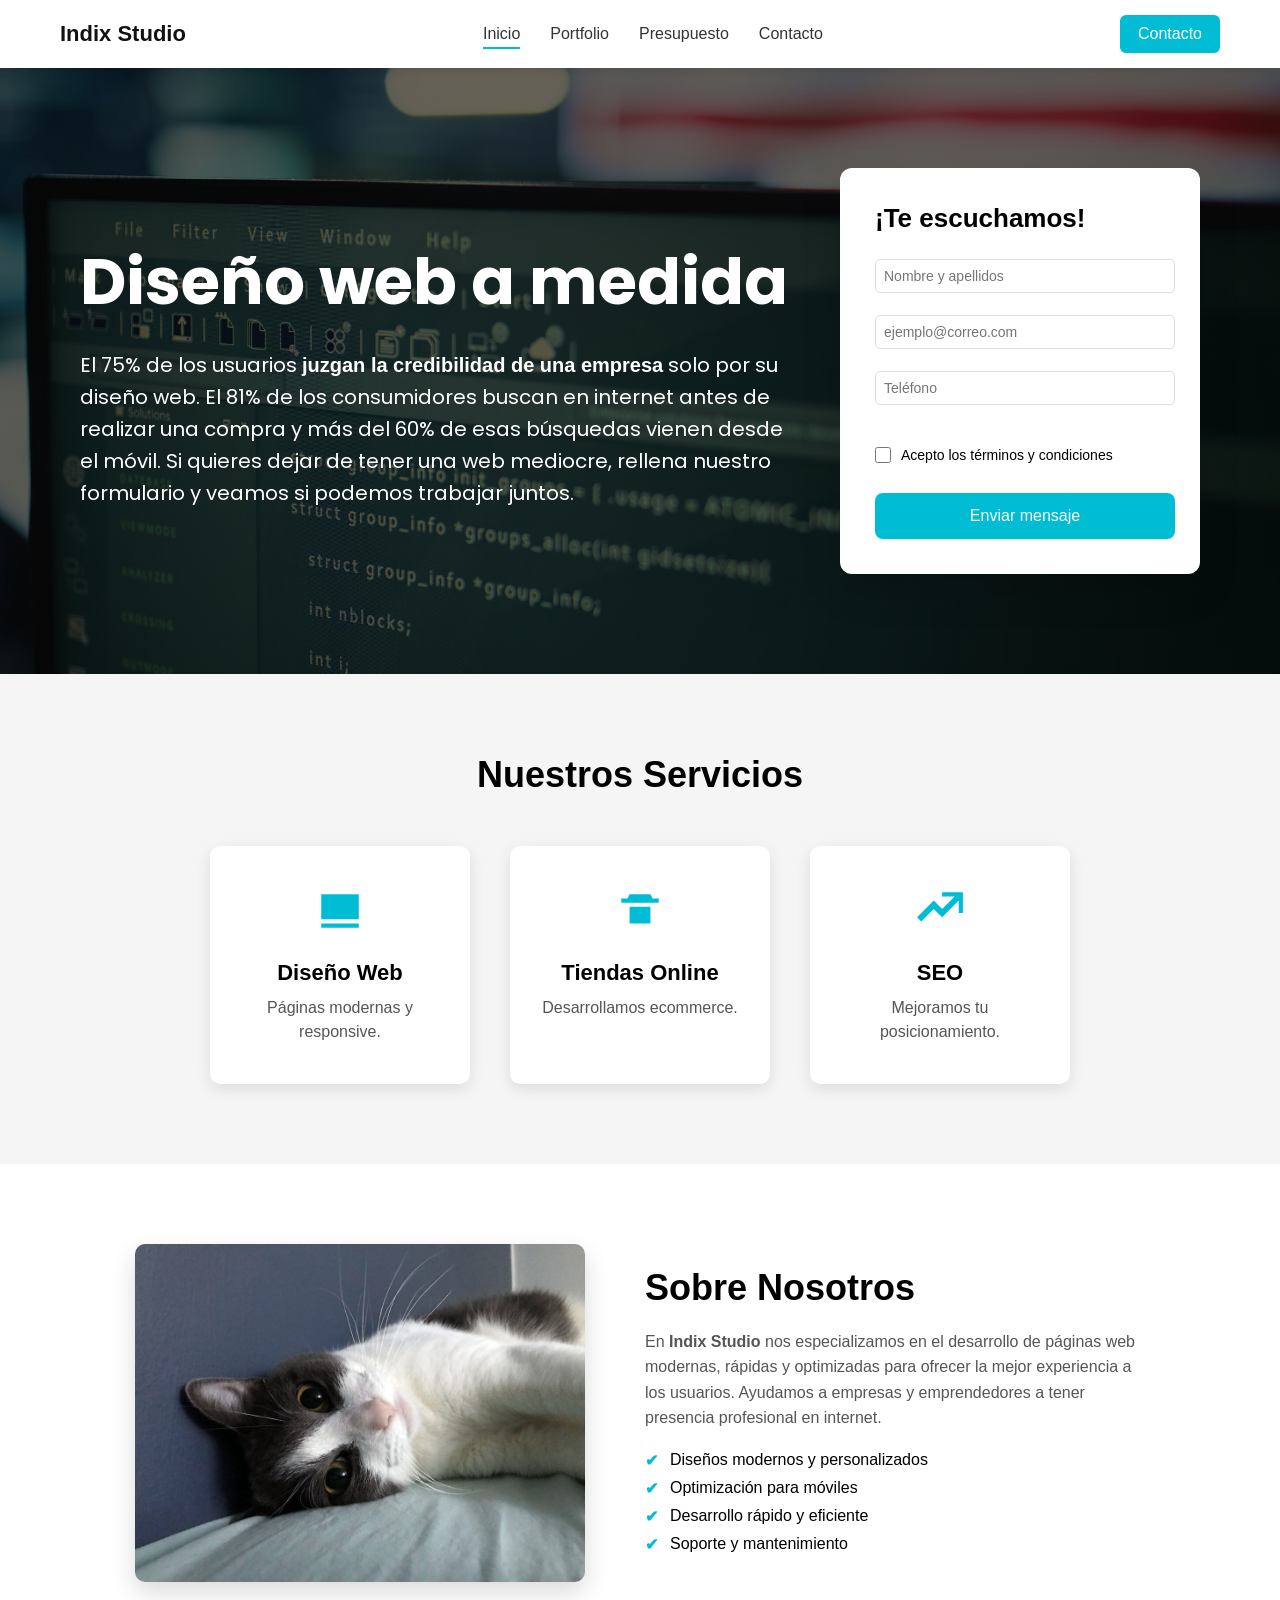
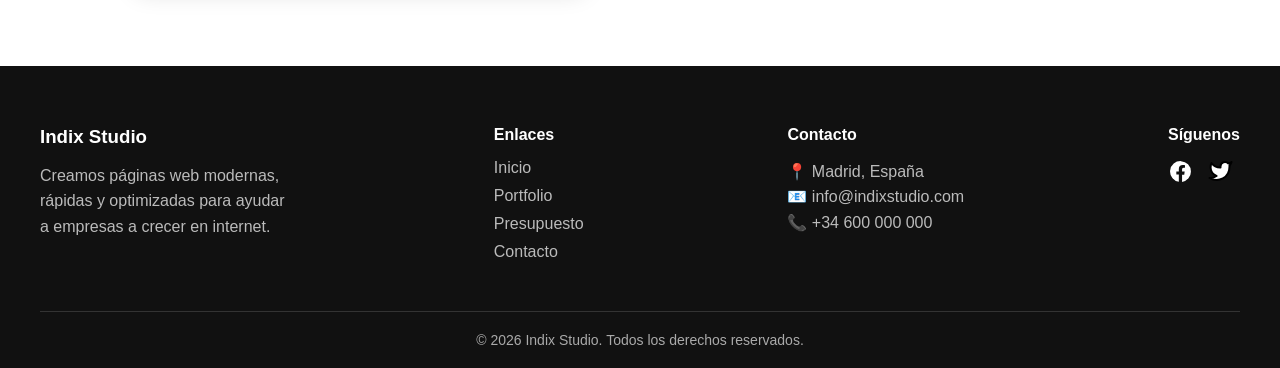
<file: index.html>
<!DOCTYPE html>
<html lang="en">

<head>
    <meta charset="UTF-8">
    <meta name="viewport" content="width=device-width, initial-scale=1.0">
    <title>Document</title>
    <link rel="stylesheet" href="css/estilos.css">
    <link href="https://fonts.googleapis.com/css2?family=Poppins:wght@300;400;600;700&display=swap" rel="stylesheet">
</head>

<body>
    <header class="header">

        <nav class="nav">

            <div class="logo">
                <a href="index.html">Indix Studio</a>
            </div>

            <ul class="menu">

                <li><a href="index.html" class="activo">Inicio</a></li>
                <li><a href="pages/productos.html">Portfolio</a></li>
                <li><a href="pages/presupuestos.html">Presupuesto</a></li>
                <li><a href="pages/contacto.html">Contacto</a></li>

            </ul>

            <a href="pages/contacto.html" class="btn-contacto">Contacto</a>

        </nav>

    </header>

    <section class="hero">

        <div class="hero-container">

            <div class="hero-text">

                <h1>Diseño web a medida</h1>

                <p>
                    El 75% de los usuarios <strong>juzgan la credibilidad de una empresa</strong> solo por su diseño
                    web.
                    El 81% de los consumidores buscan en internet antes de realizar una compra y más del
                    60% de esas búsquedas vienen desde el móvil.
                    Si quieres dejar de tener una web mediocre, rellena nuestro formulario y veamos si
                    podemos trabajar juntos.
                </p>
            </div>


            <div class="hero-form">

                <h2>¡Te escuchamos!</h2>

                <form>

                    <div class="form-group">
                        <input type="text" placeholder="Nombre y apellidos" required>
                    </div>

                    <div class="form-group">
                        <input type="email" placeholder="ejemplo@correo.com" required>
                    </div>

                    <div class="form-group">
                        <input type="tel" placeholder="Teléfono">
                    </div>

                    <div class="checkbox">
                        <input type="checkbox" id="privacidad" required>
                        <label for="privacidad">Acepto los términos y condiciones</label>
                    </div>

                    <button type="submit">Enviar mensaje</button>

                </form>

            </div>

        </div>

    </section>

    <section class="servicios">

        <h2>Nuestros Servicios</h2>

        <div class="cards">

            <div class="card">

                <svg xmlns="http://www.w3.org/2000/svg" viewBox="0 0 24 24" class="icon">
                    <path d="M3 4h18v12H3zM3 18h18v2H3z" />
                </svg>

                <h3>Diseño Web</h3>
                <p>Páginas modernas y responsive.</p>

            </div>


            <div class="card">

                <svg xmlns="http://www.w3.org/2000/svg" viewBox="0 0 24 24" class="icon">
                    <path d="M7 4h10l1 2h3v2H3V6h3l1-2zm0 6h10v8H7z" />
                </svg>

                <h3>Tiendas Online</h3>
                <p>Desarrollamos ecommerce.</p>

            </div>


            <div class="card">

                <svg xmlns="http://www.w3.org/2000/svg" viewBox="0 0 24 24" class="icon">
                    <path d="M3 17l6-6 4 4 8-8v6h2V3h-10v2h6l-6 6-4-4-8 8z" />
                </svg>

                <h3>SEO</h3>
                <p>Mejoramos tu posicionamiento.</p>

            </div>

        </div>

    </section>

    <section class="sobre">

        <div class="sobre-container">

            <div class="sobre-img">
                <img src="img/Cat.jpg" alt="Equipo trabajando">
            </div>

            <div class="sobre-texto">

                <h2>Sobre Nosotros</h2>

                <p>
                    En <strong>Indix Studio</strong> nos especializamos en el desarrollo de páginas web
                    modernas, rápidas y optimizadas para ofrecer la mejor experiencia a los usuarios.
                    Ayudamos a empresas y emprendedores a tener presencia profesional en internet.
                </p>

                <ul class="sobre-lista">
                    <li>Diseños modernos y personalizados</li>
                    <li>Optimización para móviles</li>
                    <li>Desarrollo rápido y eficiente</li>
                    <li>Soporte y mantenimiento</li>
                </ul>

            </div>

        </div>

    </section>

    <footer class="footer">

        <div class="footer-container">

            <div class="footer-col">
                <h3>Indix Studio</h3>
                <p>
                    Creamos páginas web modernas, rápidas y optimizadas
                    para ayudar a empresas a crecer en internet.
                </p>
            </div>

            <div class="footer-col">
                <h4>Enlaces</h4>
                <ul>
                    <li><a href="index.html">Inicio</a></li>
                    <li><a href="pages/productos.html">Portfolio</a></li>
                    <li><a href="pages/presupuestos.html">Presupuesto</a></li>
                    <li><a href="pages/contacto.html">Contacto</a></li>
                </ul>
            </div>

            <div class="footer-col">
                <h4>Contacto</h4>
                <p>📍 Madrid, España</p>
                <p>📧 info@indixstudio.com</p>
                <p>📞 +34 600 000 000</p>
            </div>

            <div class="footer-col">
                <h4>Síguenos</h4>

                <div class="redes">

                    <a href="#">
                        <svg viewBox="0 0 24 24">
                            <path
                                d="M22 12a10 10 0 10-11.6 9.9v-7H8v-3h2.4V9.5c0-2.4 1.4-3.8 3.7-3.8 1.1 0 2.2.2 2.2.2v2.4h-1.2c-1.2 0-1.6.7-1.6 1.5V12H16l-.4 3h-2.1v7A10 10 0 0022 12z" />
                        </svg>
                    </a>

                    <a href="#">
                        <svg xmlns="http://www.w3.org/2000/svg" width="24" height="24" viewBox="0 0 24 24" fill="none"
                            stroke="#000000" stroke-width="2" stroke-linecap="round" stroke-linejoin="round">
                            <path
                                d="M23 3a10.9 10.9 0 0 1-3.14 1.53 4.48 4.48 0 0 0-7.86 3v1A10.66 10.66 0 0 1 3 4s-4 9 5 13a11.64 11.64 0 0 1-7 2c9 5 20 0 20-11.5a4.5 4.5 0 0 0-.08-.83A7.72 7.72 0 0 0 23 3z">
                            </path>
                        </svg>
                    </a>

                </div>

            </div>

        </div>

        <div class="footer-bottom">
            <p>© 2026 Indix Studio. Todos los derechos reservados.</p>
        </div>

    </footer>
</body>

</html>
</file>
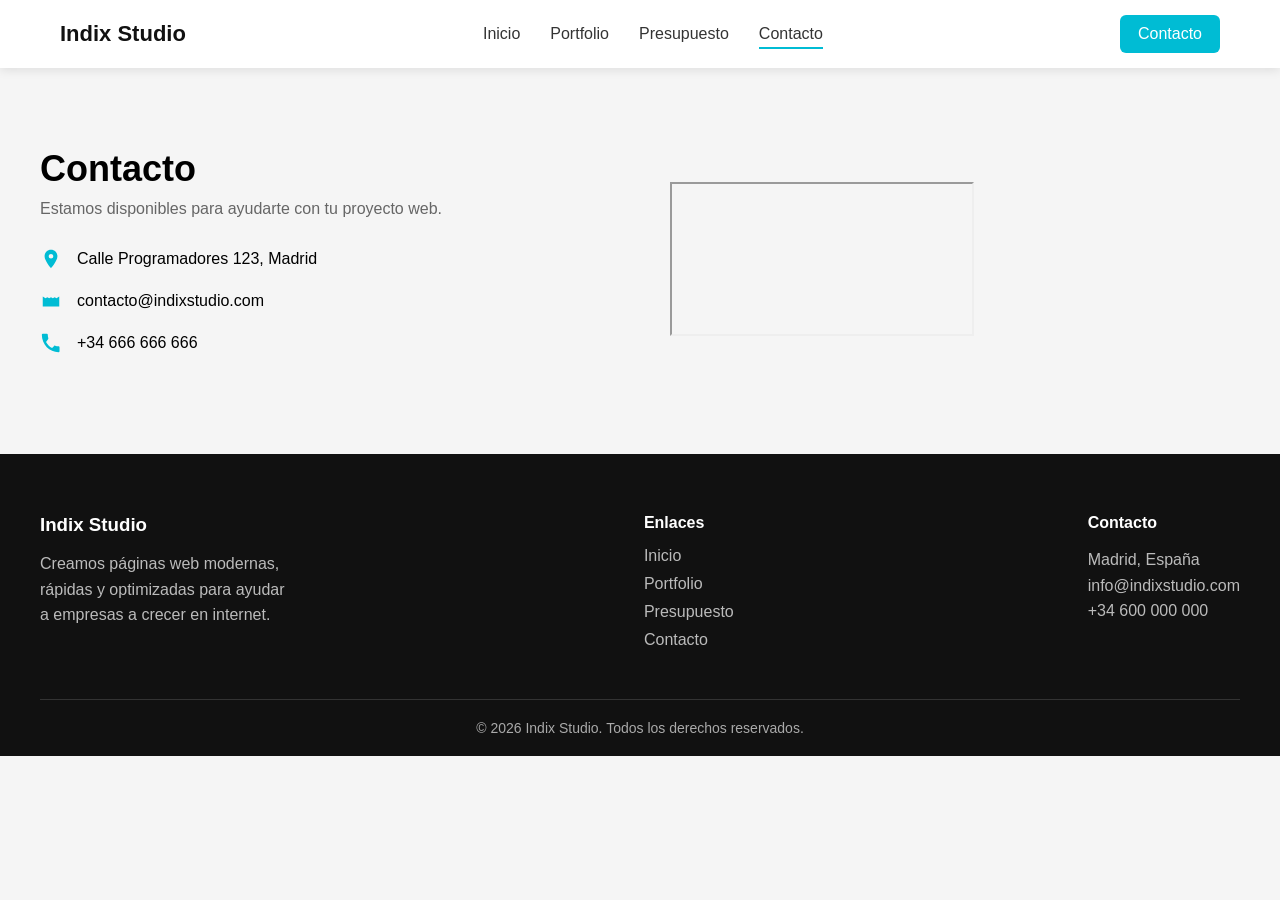
<file: pages/contacto.html>
<!DOCTYPE html>
<html lang="es">

<head>
    <meta charset="UTF-8">
    <meta name="viewport" content="width=device-width, initial-scale=1.0">
    <title>Contacto | Indix Studio</title>
    <link rel="stylesheet" href="../css/estilos.css">
</head>

<body>

    <!-- HEADER -->

    <header class="header">

        <nav class="nav">

            <div class="logo">
                <a href="../index.html">Indix Studio</a>
            </div>

            <ul class="menu">
                <li><a href="../index.html">Inicio</a></li>
                <li><a href="productos.html">Portfolio</a></li>
                <li><a href="presupuestos.html">Presupuesto</a></li>
                <li><a href="contacto.html" class="activo">Contacto</a></li>
            </ul>

            <a href="contacto.html" class="btn-contacto">Contacto</a>

        </nav>

    </header>


    <!-- SECCIÓN CONTACTO -->

    <section class="contacto">

        <div class="contacto-container">

            <div class="contacto-info">

                <h2>Contacto</h2>

                <p class="contacto-sub">
                    Estamos disponibles para ayudarte con tu proyecto web.
                </p>

                <div class="contacto-item">

                    <svg viewBox="0 0 24 24">
                        <path
                            d="M12 2C8 2 5 5 5 9c0 5.2 7 13 7 13s7-7.8 7-13c0-4-3-7-7-7zm0 9.5c-1.4 0-2.5-1.1-2.5-2.5S10.6 6.5 12 6.5s2.5 1.1 2.5 2.5S13.4 11.5 12 11.5z" />
                    </svg>

                    <p>Calle Programadores 123, Madrid</p>

                </div>


                <div class="contacto-item">

                    <svg viewBox="0 0 24 24">
                        <path d="M21 8V7l-3 2-2-1-2 1-2-1-2 1-2-1-2 1-3-2v11h18z" />
                    </svg>

                    <p>contacto@indixstudio.com</p>

                </div>


                <div class="contacto-item">

                    <svg viewBox="0 0 24 24">
                        <path
                            d="M6.6 10.8c1.5 2.9 3.7 5.1 6.6 6.6l2.2-2.2c.3-.3.7-.4 1.1-.3 1.2.4 2.5.6 3.8.6.6 0 1 .4 1 1V21c0 .6-.4 1-1 1C10.3 22 2 13.7 2 3c0-.6.4-1 1-1h4.5c.6 0 1 .4 1 1 0 1.3.2 2.6.6 3.8.1.4 0 .8-.3 1.1l-2.2 2.9z" />
                    </svg>

                    <p>+34 666 666 666</p>

                </div>

            </div>


            <div class="contacto-mapa">

<iframe 
src="https://www.google.com/maps?q=Madrid&output=embed"
loading="lazy">
</iframe>

</div>

        </div>

    </section>


    <!-- FOOTER -->

    <footer class="footer">

        <div class="footer-container">

            <div class="footer-col">
                <h3>Indix Studio</h3>
                <p>
                    Creamos páginas web modernas, rápidas y optimizadas
                    para ayudar a empresas a crecer en internet.
                </p>
            </div>

            <div class="footer-col">
                <h4>Enlaces</h4>
                <ul>
                    <li><a href="../index.html">Inicio</a></li>
                    <li><a href="productos.html">Portfolio</a></li>
                    <li><a href="presupuestos.html">Presupuesto</a></li>
                    <li><a href="contacto.html">Contacto</a></li>
                </ul>
            </div>

            <div class="footer-col">
                <h4>Contacto</h4>
                <p>Madrid, España</p>
                <p>info@indixstudio.com</p>
                <p>+34 600 000 000</p>
            </div>

        </div>

        <div class="footer-bottom">
            <p>© 2026 Indix Studio. Todos los derechos reservados.</p>
        </div>

    </footer>

</body>

</html>
</file>
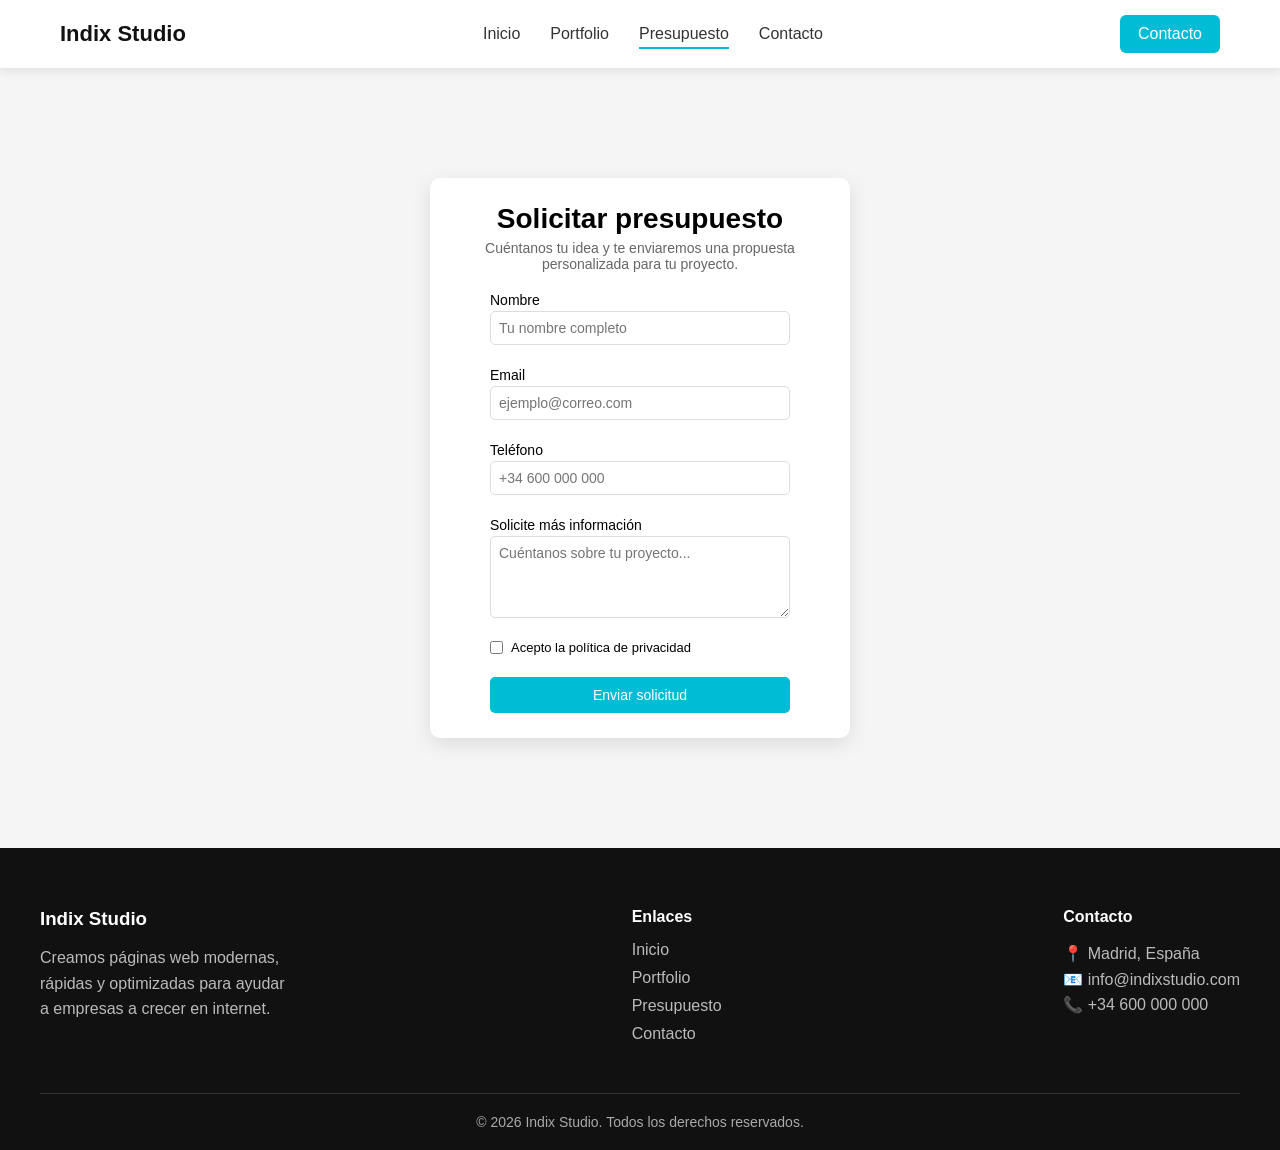
<file: pages/presupuestos.html>
<!DOCTYPE html>
<html lang="es">

<head>
    <meta charset="UTF-8">
    <meta name="viewport" content="width=device-width, initial-scale=1.0">
    <title>Presupuesto | Indix Studio</title>
    <link rel="stylesheet" href="../css/estilos.css">
</head>

<body>

    <!-- HEADER -->

    <header class="header">

        <nav class="nav">

            <div class="logo">
                <a href="../index.html">Indix Studio</a>
            </div>

            <ul class="menu">
                <li><a href="../index.html">Inicio</a></li>
                <li><a href="productos.html">Portfolio</a></li>
                <li><a href="presupuestos.html" class="activo">Presupuesto</a></li>
                <li><a href="contacto.html">Contacto</a></li>
            </ul>

            <a href="contacto.html" class="btn-contacto">Contacto</a>

        </nav>

    </header>


    <!-- FORMULARIO -->

    <section class="presupuesto">

        <div class="presupuesto-container">

            <h2>Solicitar presupuesto</h2>

            <p class="presupuesto-sub">
                Cuéntanos tu idea y te enviaremos una propuesta personalizada para tu proyecto.
            </p>

            <form class="form-presupuesto">

                <div class="form-group">
                    <label for="nombre">Nombre</label>
                    <input type="text" id="nombre" placeholder="Tu nombre completo" required>
                </div>

                <div class="form-group">
                    <label for="email">Email</label>
                    <input type="email" id="email" placeholder="ejemplo@correo.com" required>
                </div>

                <div class="form-group">
                    <label for="telefono">Teléfono</label>
                    <input type="tel" id="telefono" placeholder="+34 600 000 000" required>
                </div>

                <div class="form-group">
                    <label for="mensaje">Solicite más información</label>
                    <textarea id="mensaje" rows="4" placeholder="Cuéntanos sobre tu proyecto..." required></textarea>
                </div>

                <div class="checkbox-group">
                    <input type="checkbox" id="privacidad" required>
                    <label for="privacidad">Acepto la política de privacidad</label>
                </div>

                <button type="submit" class="btn-enviar">
                    Enviar solicitud
                </button>

            </form>

        </div>

    </section>


    <!-- FOOTER -->

    <footer class="footer">

        <div class="footer-container">

            <div class="footer-col">
                <h3>Indix Studio</h3>
                <p>
                    Creamos páginas web modernas, rápidas y optimizadas
                    para ayudar a empresas a crecer en internet.
                </p>
            </div>

            <div class="footer-col">
                <h4>Enlaces</h4>
                <ul>
                    <li><a href="../index.html">Inicio</a></li>
                    <li><a href="productos.html">Portfolio</a></li>
                    <li><a href="presupuestos.html">Presupuesto</a></li>
                    <li><a href="contacto.html">Contacto</a></li>
                </ul>
            </div>

            <div class="footer-col">
                <h4>Contacto</h4>
                <p>📍 Madrid, España</p>
                <p>📧 info@indixstudio.com</p>
                <p>📞 +34 600 000 000</p>
            </div>

        </div>

        <div class="footer-bottom">
            <p>© 2026 Indix Studio. Todos los derechos reservados.</p>
        </div>

    </footer>

</body>

</html>
</file>
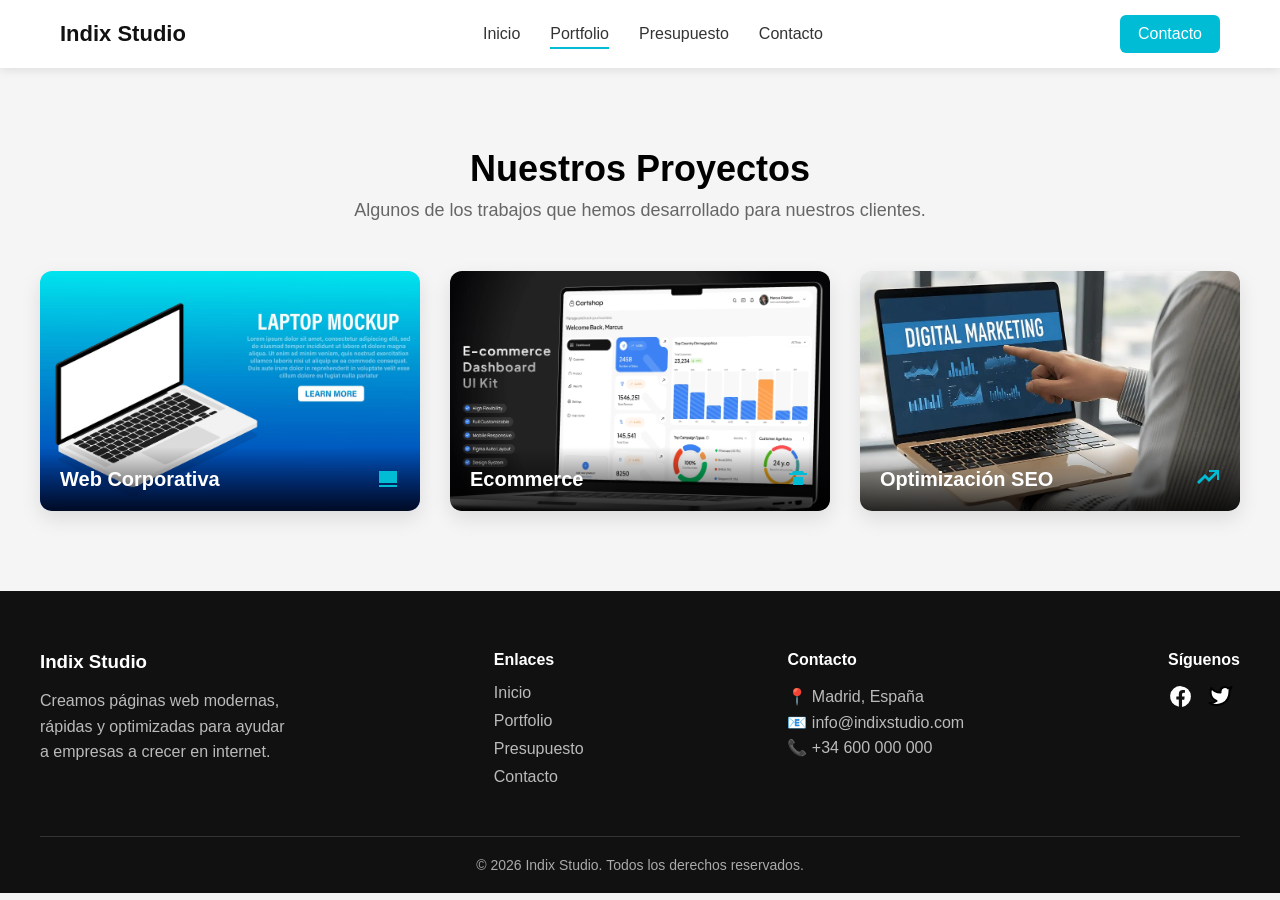
<file: pages/productos.html>
<!DOCTYPE html>
<html lang="es">

<head>
<meta charset="UTF-8">
<meta name="viewport" content="width=device-width, initial-scale=1.0">
<title>Portfolio | Indix Studio</title>
<link rel="stylesheet" href="../css/estilos.css">
</head>

<body>

<header class="header">

<nav class="nav">

<div class="logo">
<a href="../index.html">Indix Studio</a>
</div>

<ul class="menu">
<li><a href="../index.html">Inicio</a></li>
<li><a href="productos.html" class="activo">Portfolio</a></li>
<li><a href="presupuestos.html">Presupuesto</a></li>
<li><a href="contacto.html">Contacto</a></li>
</ul>

<a href="contacto.html" class="btn-contacto">Contacto</a>

</nav>

</header>


<section class="portfolio">

<h2>Nuestros Proyectos</h2>
<p class="portfolio-sub">
Algunos de los trabajos que hemos desarrollado para nuestros clientes.
</p>

<div class="portfolio-grid">


<div class="portfolio-card">

<img src="../img/producto1.jpg" alt="Proyecto web">

<div class="portfolio-info">
<h3>Web Corporativa</h3>

<svg viewBox="0 0 24 24" class="portfolio-icon">
<path d="M3 4h18v12H3zM3 18h18v2H3z"/>
</svg>

</div>

</div>


<div class="portfolio-card">

<img src="../img/producto2.webp" alt="Tienda online">

<div class="portfolio-info">
<h3>Ecommerce</h3>

<svg viewBox="0 0 24 24" class="portfolio-icon">
<path d="M7 4h10l1 2h3v2H3V6h3l1-2zm0 6h10v8H7z"/>
</svg>

</div>

</div>


<div class="portfolio-card">

<img src="../img/producto3.webp" alt="SEO">

<div class="portfolio-info">
<h3>Optimización SEO</h3>

<svg viewBox="0 0 24 24" class="portfolio-icon">
<path d="M3 17l6-6 4 4 8-8v6h2V3h-10v2h6l-6 6-4-4-8 8z"/>
</svg>

</div>

</div>


</div>

</section>


<footer class="footer">

        <div class="footer-container">

            <div class="footer-col">
                <h3>Indix Studio</h3>
                <p>
                    Creamos páginas web modernas, rápidas y optimizadas
                    para ayudar a empresas a crecer en internet.
                </p>
            </div>

            <div class="footer-col">
                <h4>Enlaces</h4>
                <ul>
                    <li><a href="index.html">Inicio</a></li>
                    <li><a href="pages/productos.html">Portfolio</a></li>
                    <li><a href="pages/presupuestos.html">Presupuesto</a></li>
                    <li><a href="pages/contacto.html">Contacto</a></li>
                </ul>
            </div>

            <div class="footer-col">
                <h4>Contacto</h4>
                <p>📍 Madrid, España</p>
                <p>📧 info@indixstudio.com</p>
                <p>📞 +34 600 000 000</p>
            </div>

            <div class="footer-col">
                <h4>Síguenos</h4>

                <div class="redes">

                    <a href="#">
                        <svg viewBox="0 0 24 24">
                            <path
                                d="M22 12a10 10 0 10-11.6 9.9v-7H8v-3h2.4V9.5c0-2.4 1.4-3.8 3.7-3.8 1.1 0 2.2.2 2.2.2v2.4h-1.2c-1.2 0-1.6.7-1.6 1.5V12H16l-.4 3h-2.1v7A10 10 0 0022 12z" />
                        </svg>
                    </a>

                    <a href="#">
                        <svg xmlns="http://www.w3.org/2000/svg" width="24" height="24" viewBox="0 0 24 24" fill="none"
                            stroke="#000000" stroke-width="2" stroke-linecap="round" stroke-linejoin="round">
                            <path
                                d="M23 3a10.9 10.9 0 0 1-3.14 1.53 4.48 4.48 0 0 0-7.86 3v1A10.66 10.66 0 0 1 3 4s-4 9 5 13a11.64 11.64 0 0 1-7 2c9 5 20 0 20-11.5a4.5 4.5 0 0 0-.08-.83A7.72 7.72 0 0 0 23 3z">
                            </path>
                        </svg>
                    </a>

                </div>

            </div>

        </div>

        <div class="footer-bottom">
            <p>© 2026 Indix Studio. Todos los derechos reservados.</p>
        </div>

    </footer>

</body>
</html>
</file>
<file: css/estilos.css>
* {
    margin: 0;
    padding: 0;
    box-sizing: border-box;
    font-family: Arial;
}

body {
    background: #f5f5f5;
}

.header {
    position: sticky;
    top: 0;
    background: white;
    z-index: 1000;
    box-shadow: 0 2px 10px rgba(0, 0, 0, 0.1);
}

.nav {
    max-width: 1200px;
    margin: auto;
    display: flex;
    align-items: center;
    justify-content: space-between;
    padding: 15px 20px;
}

.logo a {
    font-size: 22px;
    font-weight: 600;
    text-decoration: none;
    color: #111;
}

.menu {
    display: flex;
    gap: 30px;
    list-style: none;
}

.menu a {
    text-decoration: none;
    color: #333;
    font-weight: 500;
    padding-bottom: 5px;
    border-bottom: 2px solid transparent;
    transition: 0.3s;
}

.menu a:hover,
.menu a.activo {
    border-bottom: 2px solid #00bcd4;
}

.btn-contacto {
    background: #00bcd4;
    color: white;
    padding: 10px 18px;
    border-radius: 6px;
    text-decoration: none;
    font-weight: 500;
    transition: 0.3s;
}

.btn-contacto:hover {
    background: #0097a7;
}

.hero {
    background:
        linear-gradient(rgba(0, 0, 0, 0.6), rgba(0, 0, 0, 0.6)),
        url("../img/hero.jpg") no-repeat;
    background-size: cover;
    background-position: center;
    padding: 100px 80px;
    color: white;
}

.hero-container {
    display: flex;
    justify-content: space-between;
    align-items: center;
    gap: 40px;
}

.hero-text ul {
    list-style: none;
}

.hero-text li {
    margin-bottom: 10px;
}

.hero h1 {
    font-size: 64px;
    font-weight: 700;
    margin-bottom: 20px;
    font-family: "Poppins";
}

.hero p {
    font-size: 20px;
    line-height: 1.6;
    max-width: 900px;
    font-family: "Poppins";
}

.hero strong {
    font-weight: 600;
}

.hero-form {
    background: white;
    padding: 35px;
    border-radius: 12px;
    width: 360px;
    color: black;
    box-shadow: 0 15px 40px rgba(0, 0, 0, 0.15);
}

.hero-form h2 {
    margin-bottom: 25px;
    font-size: 26px;
}

.form-group {
    margin-bottom: 12px;
    display: flex;
    flex-direction: column;
}

.form-group label {
    font-size: 14px;
    margin-bottom: 3px;
}

.hero-form input {
    width: 100%;
    padding: 12px 5px;
    border: none;
    border-bottom: 2px solid #ddd;
    font-size: 16px;
    transition: 0.3s;
}

.hero-form input:focus {
    outline: none;
    border-bottom: 2px solid #00bcd4;
}

.checkbox {
    display: flex;
    align-items: center;
    gap: 10px;
    margin: 20px 0;
    font-size: 14px;
}

.checkbox input {
    width: 16px;
    height: 16px;
}

.hero-form button {
    width: 100%;
    padding: 14px;
    border: none;
    border-radius: 8px;
    background: #00bcd4;
    color: white;
    font-size: 16px;
    font-weight: 500;
    cursor: pointer;
    transition: 0.3s;
}

.hero-form button:hover {
    background: #0097a7;
}

.servicios {
    padding: 80px 40px;
    text-align: center;
    background: #f5f5f5;
}

.servicios h2 {
    font-size: 36px;
    margin-bottom: 50px;
}

.cards {
    display: flex;
    justify-content: center;
    gap: 40px;
    flex-wrap: wrap;
}

.card {
    background: white;
    padding: 40px 30px;
    width: 260px;
    border-radius: 10px;
    box-shadow: 0 5px 15px rgba(0, 0, 0, 0.1);
    transition: 0.3s;
}

.card:hover {
    transform: translateY(-10px);
    box-shadow: 0 10px 25px rgba(0, 0, 0, 0.2);
}

.icon {
    width: 50px;
    height: 50px;
    fill: #00bcd4;
    margin-bottom: 20px;
}

.card h3 {
    font-size: 22px;
    margin-bottom: 10px;
}

.card p {
    color: #555;
    line-height: 1.5;
}

.sobre {
    padding: 80px 40px;
    background: white;
}

.sobre-container {
    display: flex;
    align-items: center;
    justify-content: center;
    gap: 60px;
    max-width: 1200px;
    margin: auto;
    flex-wrap: wrap;
}

.sobre-img img {
    width: 450px;
    border-radius: 10px;
    box-shadow: 0 10px 25px rgba(0, 0, 0, 0.15);
}

.sobre-texto {
    max-width: 500px;
}

.sobre-texto h2 {
    font-size: 36px;
    margin-bottom: 20px;
}

.sobre-texto p {
    line-height: 1.6;
    margin-bottom: 20px;
    color: #555;
}

.sobre-lista {
    list-style: none;
}

.sobre-lista li {
    margin-bottom: 10px;
    padding-left: 25px;
    position: relative;
}

.sobre-lista li::before {
    content: "✔";
    position: absolute;
    left: 0;
    color: #00bcd4;
    font-weight: bold;
}

form {
    width: 300px;
    margin: auto;
    display: flex;
    flex-direction: column;
    gap: 10px;
}

button {
    background: #00bcd4;
    color: white;
    border: none;
    padding: 10px;
}

.footer {
    background: #111;
    color: white;
    padding: 60px 40px 20px;
}

.footer-container {
    max-width: 1200px;
    margin: auto;
    display: flex;
    justify-content: space-between;
    flex-wrap: wrap;
    gap: 40px;
}

.footer-col {
    max-width: 250px;
}

.footer-col h3,
.footer-col h4 {
    margin-bottom: 15px;
}

.footer-col p {
    color: #bbb;
    line-height: 1.6;
}

.footer-col ul {
    list-style: none;
}

.footer-col ul li {
    margin-bottom: 10px;
}

.footer-col ul a {
    color: #bbb;
    text-decoration: none;
    transition: 0.3s;
}

.footer-col ul a:hover {
    color: #00bcd4;
}

.redes {
    display: flex;
    gap: 15px;
}

.redes svg {
    width: 25px;
    fill: white;
    cursor: pointer;
    transition: 0.3s;
}

.redes svg:hover {
    fill: #00bcd4;
}

.footer-bottom {
    text-align: center;
    border-top: 1px solid #333;
    margin-top: 40px;
    padding-top: 20px;
    color: #aaa;
    font-size: 14px;
}

.portfolio {
    padding: 80px 40px;
    background: #f5f5f5;
    text-align: center;
}

.portfolio h2 {
    font-size: 36px;
    margin-bottom: 10px;
}

.portfolio-sub {
    color: #666;
    margin-bottom: 50px;
    font-size: 18px;
}

.portfolio-grid {
    display: grid;
    grid-template-columns: repeat(auto-fit, minmax(320px, 1fr));
    gap: 30px;
    max-width: 1200px;
    margin: auto;
}

.portfolio-card {
    position: relative;
    overflow: hidden;
    border-radius: 12px;
    height: 240px;
    box-shadow: 0 8px 20px rgba(0, 0, 0, 0.1);
}

.portfolio-card img {
    width: 100%;
    height: 100%;
    object-fit: cover;
    transition: 0.4s;
}

.portfolio-card:hover img {
    transform: scale(1.1);
}

.portfolio-info {
    position: absolute;
    bottom: 0;
    left: 0;
    width: 100%;
    padding: 20px;
    background: linear-gradient(to top, rgba(0, 0, 0, 0.8), rgba(0, 0, 0, 0));
    display: flex;
    justify-content: space-between;
    align-items: center;
    color: white;
}

.portfolio-info h3 {
    font-size: 20px;
    font-weight: 600;
}

.portfolio-icon {
    width: 24px;
    height: 24px;
    fill: #00bcd4;
}

.presupuesto {
    min-height: calc(100vh - 120px);
    display: flex;
    align-items: center;
    justify-content: center;
    background: #f5f5f5;
    padding: 20px;
}

.presupuesto-container {
    background: white;
    padding: 25px;
    border-radius: 10px;
    max-width: 420px;
    width: 100%;
    box-shadow: 0 6px 20px rgba(0, 0, 0, 0.1);
}

.presupuesto h2 {
    text-align: center;
    font-size: 28px;
    margin-bottom: 5px;
}

.presupuesto-sub {
    text-align: center;
    font-size: 14px;
    color: #666;
    margin-bottom: 20px;
}

.form-group input,
.form-group textarea {
    padding: 8px;
    font-size: 14px;
    border: 1px solid #ddd;
    border-radius: 5px;
}

.checkbox-group {
    display: flex;
    align-items: center;
    gap: 8px;
    font-size: 13px;
    margin-bottom: 12px;
}

.btn-enviar {
    width: 100%;
    padding: 10px;
    border: none;
    background: #00bcd4;
    color: white;
    font-size: 14px;
    border-radius: 5px;
    cursor: pointer;
}

.btn-enviar:hover {
    background: #0097a7;
}

.contacto {
    padding: 80px 40px;
    background: #f5f5f5;
}

.contacto-container {
    max-width: 1200px;
    margin: auto;
    display: flex;
    gap: 60px;
    align-items: center;
    flex-wrap: wrap;
}

.contacto-info {
    flex: 1;
}

.contacto-info h2 {
    font-size: 36px;
    margin-bottom: 10px;
}

.contacto-sub {
    color: #666;
    margin-bottom: 30px;
}

.contacto-item {
    display: flex;
    align-items: center;
    gap: 15px;
    margin-bottom: 20px;
}

.contacto-item svg {
    width: 22px;
    fill: #00bcd4;
}

.contacto-mapa {
    flex: 1;
}

.contacto-mapa img {
    width: 100%;
    border-radius: 10px;
    box-shadow: 0 10px 25px rgba(0, 0, 0, 0.15);
}
</file>
